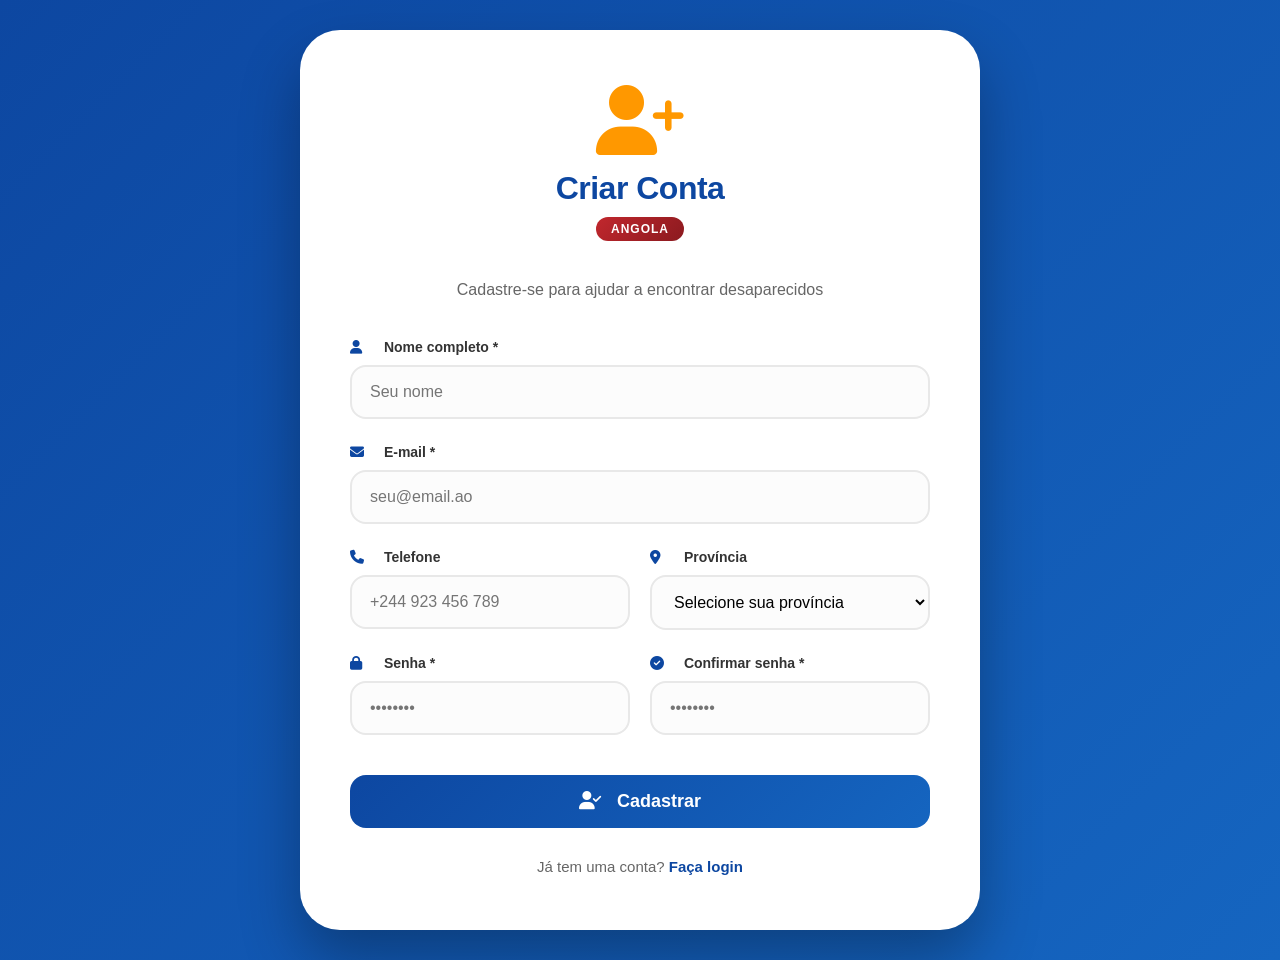
<file: Front End/cadastro.html>
<!DOCTYPE html>
<html lang="pt-ao">
<head>
    <meta charset="UTF-8">
    <meta name="viewport" content="width=device-width, initial-scale=1.0, user-scalable=yes">
    <title>BusqueDesaparecidos Angola - Cadastro</title>
    <link rel="stylesheet" href="https://cdnjs.cloudflare.com/ajax/libs/font-awesome/6.5.1/css/all.min.css">
    <link rel="stylesheet" href="index.css">
</head>
<body>
    <div class="cadastro-wrapper">
        <div class="cadastro-container">
            <div class="logo-area">
                <i class="fas fa-user-plus logo-icon"></i>
                <h1>Criar Conta</h1>
                <span class="angola-badge">ANGOLA</span>
            </div>
            <p class="subtitle">Cadastre-se para ajudar a encontrar desaparecidos</p>
            
            <form id="cadastroForm">
                <div class="input-group" id="nomeGroup">
                    <label><i class="fas fa-user"></i> Nome completo *</label>
                    <input type="text" id="nome" placeholder="Seu nome" autocomplete="off">
                    <div class="error-message"><i class="fas fa-exclamation-circle"></i> Digite seu nome completo</div>
                </div>
                
                <div class="input-group" id="emailGroupCad">
                    <label><i class="fas fa-envelope"></i> E-mail *</label>
                    <input type="email" id="email" placeholder="seu@email.ao" autocomplete="off">
                    <div class="error-message"><i class="fas fa-exclamation-circle"></i> Digite um e-mail válido</div>
                </div>
                
                <div class="row-inputs">
                    <div class="input-group" id="telefoneGroup">
                        <label><i class="fas fa-phone"></i> Telefone</label>
                        <input type="tel" id="telefone" placeholder="+244 923 456 789">
                        <div class="error-message"><i class="fas fa-exclamation-circle"></i> Digite um telefone válido</div>
                    </div>
                    
                    <div class="input-group" id="provinciaGroup">
                        <label><i class="fas fa-map-marker-alt"></i> Província</label>
                        <select id="provincia">
                            <option value="">Selecione sua província</option>
                            <option value="Luanda">Luanda</option>
                            <option value="Benguela">Benguela</option>
                            <option value="Huíla">Huíla</option>
                            <option value="Bié">Bié</option>
                            <option value="Moxico">Moxico</option>
                            <option value="Cuando Cubango">Cuando Cubango</option>
                            <option value="Zaire">Zaire</option>
                            <option value="Uíge">Uíge</option>
                            <option value="Cuanza Norte">Cuanza Norte</option>
                            <option value="Cuanza Sul">Cuanza Sul</option>
                            <option value="Namibe">Namibe</option>
                            <option value="Cabinda">Cabinda</option>
                            <option value="Lunda Norte">Lunda Norte</option>
                            <option value="Lunda Sul">Lunda Sul</option>
                            <option value="Malange">Malange</option>
                            <option value="Huambo">Huambo</option>
                            <option value="Bengo">Bengo</option>
                        </select>
                        <div class="error-message"><i class="fas fa-exclamation-circle"></i> Selecione uma província</div>
                    </div>
                </div>
                
                <div class="row-inputs">
                    <div class="input-group" id="senhaGroup">
                        <label><i class="fas fa-lock"></i> Senha *</label>
                        <input type="password" id="password" placeholder="••••••••">
                        <div class="error-message"><i class="fas fa-exclamation-circle"></i> A senha deve ter pelo menos 6 caracteres</div>
                    </div>
                    
                    <div class="input-group" id="confirmGroup">
                        <label><i class="fas fa-check-circle"></i> Confirmar senha *</label>
                        <input type="password" id="confirmPassword" placeholder="••••••••">
                        <div class="error-message"><i class="fas fa-exclamation-circle"></i> As senhas não coincidem</div>
                    </div>
                </div>
                
                <button type="submit" class="btn-login" id="cadastrarBtn">
                    <i class="fas fa-user-check"></i> Cadastrar
                </button>
            </form>
            
            <p class="register-link">
                Já tem uma conta? <a href="index.html">Faça login</a>
            </p>
        </div>
    </div>

    <!-- Toast de notificação -->
    <div class="toast-notification" id="toast">
        <i class="fas fa-info-circle"></i>
        <span id="toastMessage">Mensagem</span>
    </div>

    <script>
        const API_URL = 'http://localhost/projeto-desaparecidos/backend/';

        function showToast(message, type = 'error') {
            const toast = document.getElementById('toast');
            const toastMessage = document.getElementById('toastMessage');
            toastMessage.innerHTML = message;
            toast.className = 'toast-notification show ' + type;
            setTimeout(() => {
                toast.classList.remove('show');
            }, 4000);
        }

        function createRipple(event) {
            const button = event.currentTarget;
            const ripple = document.createElement('span');
            const rect = button.getBoundingClientRect();
            const size = Math.max(rect.width, rect.height);
            const x = event.clientX - rect.left - size / 2;
            const y = event.clientY - rect.top - size / 2;
            
            ripple.style.width = ripple.style.height = `${size}px`;
            ripple.style.left = `${x}px`;
            ripple.style.top = `${y}px`;
            ripple.classList.add('ripple');
            
            button.appendChild(ripple);
            setTimeout(() => ripple.remove(), 600);
        }

        // Validação Nome
        const nomeInput = document.getElementById('nome');
        const nomeGroup = document.getElementById('nomeGroup');
        
        nomeInput.addEventListener('input', function() {
            if (this.value.trim() === '') {
                nomeGroup.classList.add('error');
                nomeGroup.classList.remove('success');
            } else if (this.value.trim().split(' ').length < 2) {
                nomeGroup.classList.add('error');
                nomeGroup.classList.remove('success');
            } else {
                nomeGroup.classList.add('success');
                nomeGroup.classList.remove('error');
            }
        });

        // Validação Email
        const emailInput = document.getElementById('email');
        const emailGroup = document.getElementById('emailGroupCad');
        const emailRegex = /^[^\s@]+@[^\s@]+\.[^\s@]+$/;
        
        emailInput.addEventListener('input', function() {
            if (this.value === '') {
                emailGroup.classList.remove('error', 'success');
            } else if (!emailRegex.test(this.value)) {
                emailGroup.classList.add('error');
                emailGroup.classList.remove('success');
            } else {
                emailGroup.classList.add('success');
                emailGroup.classList.remove('error');
            }
        });

        // Validação Senha
        const senhaInput = document.getElementById('password');
        const senhaGroup = document.getElementById('senhaGroup');
        const confirmInput = document.getElementById('confirmPassword');
        const confirmGroup = document.getElementById('confirmGroup');
        
        senhaInput.addEventListener('input', function() {
            if (this.value === '') {
                senhaGroup.classList.remove('error', 'success');
            } else if (this.value.length < 6) {
                senhaGroup.classList.add('error');
                senhaGroup.classList.remove('success');
            } else {
                senhaGroup.classList.add('success');
                senhaGroup.classList.remove('error');
            }
            
            // Verificar se as senhas coincidem
            if (confirmInput.value !== '') {
                if (senhaInput.value === confirmInput.value && senhaInput.value.length >= 6) {
                    confirmGroup.classList.add('success');
                    confirmGroup.classList.remove('error');
                } else {
                    confirmGroup.classList.add('error');
                    confirmGroup.classList.remove('success');
                }
            }
        });
        
        confirmInput.addEventListener('input', function() {
            if (this.value === '') {
                confirmGroup.classList.remove('error', 'success');
            } else if (senhaInput.value !== this.value) {
                confirmGroup.classList.add('error');
                confirmGroup.classList.remove('success');
            } else if (senhaInput.value === this.value && senhaInput.value.length >= 6) {
                confirmGroup.classList.add('success');
                confirmGroup.classList.remove('error');
            }
        });

        // Submit do formulário
        const cadastroForm = document.getElementById('cadastroForm');
        const cadastrarBtn = document.getElementById('cadastrarBtn');

        cadastroForm.addEventListener('submit', async function(e) {
            e.preventDefault();
            
            const nome = nomeInput.value.trim();
            const email = emailInput.value.trim();
            const senha = senhaInput.value;
            const confirmar = confirmInput.value;
            const telefone = document.getElementById('telefone').value;
            const provincia = document.getElementById('provincia').value;
            
            let isValid = true;
            
            // Validar nome
            if (!nome || nome.split(' ').length < 2) {
                nomeGroup.classList.add('error');
                isValid = false;
            }
            
            // Validar email
            if (!email || !emailRegex.test(email)) {
                emailGroup.classList.add('error');
                isValid = false;
            }
            
            // Validar senha
            if (!senha || senha.length < 6) {
                senhaGroup.classList.add('error');
                isValid = false;
            }
            
            // Validar confirmação
            if (senha !== confirmar) {
                confirmGroup.classList.add('error');
                isValid = false;
            }
            
            if (!isValid) {
                showToast('Por favor, corrija os erros no formulário', 'error');
                return;
            }
            
            // Mostrar loading
            cadastrarBtn.classList.add('loading');
            const originalText = cadastrarBtn.innerHTML;
            cadastrarBtn.innerHTML = '<i class="fas fa-spinner fa-spin"></i> Cadastrando...';
            cadastrarBtn.disabled = true;
            
            const dados = { nome, email, senha, telefone, provincia };
            
            try {
                const response = await fetch(API_URL + 'cadastrar.php', {
                    method: 'POST',
                    headers: { 'Content-Type': 'application/json' },
                    body: JSON.stringify(dados)
                });
                
                const data = await response.json();
                
                if (data.success) {
                    showToast('Cadastro realizado com sucesso! Redirecionando para o login...', 'success');
                    setTimeout(() => {
                        window.location.href = 'index.html';
                    }, 2000);
                } else {
                    showToast(data.erro || 'Erro ao cadastrar', 'error');
                    cadastrarBtn.classList.remove('loading');
                    cadastrarBtn.innerHTML = originalText;
                    cadastrarBtn.disabled = false;
                }
            } catch (error) {
                console.error('Erro:', error);
                showToast('Erro de conexão com o servidor', 'error');
                cadastrarBtn.classList.remove('loading');
                cadastrarBtn.innerHTML = originalText;
                cadastrarBtn.disabled = false;
            }
        });

        cadastrarBtn.addEventListener('click', createRipple);
    </script>
</body>
</html>
</file>
<file: Front End/index.css>
* {
    margin: 0;
    padding: 0;
    box-sizing: border-box;
    font-family: 'Segoe UI', Tahoma, Geneva, Verdana, sans-serif;
}

body {
    background: linear-gradient(135deg, #0d47a1 0%, #1565c0 100%);
    min-height: 100vh;
    display: flex;
    align-items: center;
    justify-content: center;
    padding: 30px;
}

/* Container Principal do Login */
.login-wrapper {
    width: 100%;
    max-width: 1300px;
    margin: 0 auto;
}

.login-container {
    display: flex;
    background: white;
    border-radius: 40px;
    overflow: hidden;
    box-shadow: 0 30px 60px rgba(0,0,0,0.3);
    animation: fadeInUp 0.6s ease;
    flex-wrap: wrap;
}

/* Lado do Formulário - MAIS ESPAÇADO */
.login-form-side {
    flex: 1.2;
    min-width: 400px;
    padding: 60px 55px;
}

/* Lado das Imagens */
.login-images-side {
    flex: 1;
    min-width: 380px;
    background: linear-gradient(135deg, #0d2b1e, #1a5f3a);
    padding: 50px 35px;
    display: flex;
    flex-direction: column;
    justify-content: center;
    gap: 30px;
}

@keyframes fadeInUp {
    from {
        opacity: 0;
        transform: translateY(40px);
    }
    to {
        opacity: 1;
        transform: translateY(0);
    }
}

/* Logo e Título */
.logo-area {
    text-align: center;
    margin-bottom: 40px;
}

.logo-icon {
    font-size: 70px;
    color: #ff9800;
    display: block;
    margin-bottom: 15px;
    animation: pulse 2s infinite;
}

@keyframes pulse {
    0%, 100% { transform: scale(1); }
    50% { transform: scale(1.05); }
}

.logo-area h1 {
    color: #0d47a1;
    font-size: 32px;
    margin-bottom: 10px;
    letter-spacing: -0.5px;
}

.angola-badge {
    display: inline-block;
    background: linear-gradient(135deg, #c1272d, #8b1a1f);
    color: white;
    padding: 5px 15px;
    border-radius: 30px;
    font-size: 12px;
    font-weight: bold;
    letter-spacing: 1px;
}

.subtitle {
    text-align: center;
    color: #666;
    margin-bottom: 40px;
    font-size: 16px;
}

/* Input Groups - MAIS ESPAÇADOS */
.input-group {
    margin-bottom: 25px;
}

.input-group label {
    display: block;
    margin-bottom: 10px;
    color: #333;
    font-weight: 600;
    font-size: 14px;
}

.input-group label i {
    color: #0d47a1;
    width: 22px;
    margin-right: 8px;
}

.input-group input,
.input-group select {
    width: 100%;
    padding: 16px 18px;
    border: 2px solid #e8e8e8;
    border-radius: 16px;
    font-size: 16px;
    transition: all 0.3s;
    background: #fcfcfc;
}

.input-group input:focus,
.input-group select:focus {
    outline: none;
    border-color: #0d47a1;
    background: white;
    box-shadow: 0 0 0 4px rgba(13,71,161,0.1);
    transform: translateY(-2px);
}

/* Campo com erro */
.input-group.error input {
    border-color: #e53935;
    background: #fff5f5;
}

.input-group.error label {
    color: #e53935;
}

.error-message {
    color: #e53935;
    font-size: 12px;
    margin-top: 8px;
    display: none;
}

.input-group.error .error-message {
    display: block;
}

/* Campo com sucesso */
.input-group.success input {
    border-color: #4caf50;
    background: #f5fff5;
}

/* Botão com animação */
.btn-login {
    width: 100%;
    padding: 16px;
    background: linear-gradient(135deg, #0d47a1, #1565c0);
    color: white;
    border: none;
    border-radius: 16px;
    font-size: 18px;
    font-weight: bold;
    cursor: pointer;
    transition: all 0.3s;
    margin-top: 15px;
    position: relative;
    overflow: hidden;
}

.btn-login i {
    margin-right: 10px;
}

.btn-login:hover {
    transform: translateY(-3px);
    box-shadow: 0 10px 25px rgba(13,71,161,0.4);
}

.btn-login:active {
    transform: translateY(0);
}

/* Efeito ripple do botão */
.btn-login .ripple {
    position: absolute;
    border-radius: 50%;
    background: rgba(255,255,255,0.4);
    transform: scale(0);
    animation: ripple 0.6s linear;
    pointer-events: none;
}

@keyframes ripple {
    to {
        transform: scale(4);
        opacity: 0;
    }
}

/* Link de Cadastro */
.register-link {
    text-align: center;
    margin-top: 30px;
    color: #666;
    font-size: 15px;
}

.register-link a {
    color: #0d47a1;
    text-decoration: none;
    font-weight: bold;
    transition: all 0.2s;
}

.register-link a:hover {
    text-decoration: underline;
    color: #ff9800;
}

/* ========== CARDS DE IMAGENS (HIGHLIGHT) ========== */
.image-card {
    background: rgba(255,255,255,0.12);
    backdrop-filter: blur(12px);
    border-radius: 24px;
    padding: 22px;
    text-align: center;
    transition: all 0.3s;
    cursor: pointer;
    border: 1px solid rgba(255,255,255,0.2);
}

.image-card:hover {
    transform: translateY(-8px);
    background: rgba(255,255,255,0.2);
    border-color: rgba(255,255,255,0.4);
}

.image-card-img {
    width: 100%;
    height: 170px;
    object-fit: cover;
    border-radius: 18px;
    margin-bottom: 18px;
}

.image-card-title {
    color: white;
    font-size: 18px;
    font-weight: bold;
    margin-bottom: 10px;
}

.image-card-desc {
    color: rgba(255,255,255,0.85);
    font-size: 13px;
    line-height: 1.5;
}

.image-badge {
    display: inline-block;
    background: #ff9800;
    color: #1a1a1a;
    font-size: 12px;
    padding: 5px 14px;
    border-radius: 30px;
    margin-top: 12px;
    font-weight: bold;
}

/* ========== CADASTRO (Centralizado e Mais Espaçado) ========== */
.cadastro-wrapper {
    width: 100%;
    max-width: 680px;
    margin: 0 auto;
}

.cadastro-container {
    background: white;
    border-radius: 40px;
    padding: 55px 50px;
    box-shadow: 0 30px 60px rgba(0,0,0,0.3);
    animation: fadeInUp 0.6s ease;
}

/* Linha de dois campos */
.row-inputs {
    display: flex;
    gap: 20px;
    flex-wrap: wrap;
}

.row-inputs .input-group {
    flex: 1;
    min-width: 160px;
}

/* Loading spinner */
.loading-spinner {
    display: inline-block;
    width: 20px;
    height: 20px;
    border: 3px solid rgba(255,255,255,0.3);
    border-radius: 50%;
    border-top-color: white;
    animation: spin 0.8s linear infinite;
    margin-left: 10px;
}

@keyframes spin {
    to { transform: rotate(360deg); }
}

.btn-login.loading {
    opacity: 0.7;
    cursor: wait;
}

/* Toast de notificação */
.toast-notification {
    position: fixed;
    bottom: 30px;
    right: 30px;
    background: #0d47a1;
    color: white;
    padding: 14px 24px;
    border-radius: 50px;
    z-index: 1000;
    display: none;
    align-items: center;
    gap: 12px;
    animation: slideInRight 0.3s;
    box-shadow: 0 5px 15px rgba(0,0,0,0.2);
}

.toast-notification.show {
    display: flex;
}

.toast-notification.error {
    background: #e53935;
}

.toast-notification.success {
    background: #4caf50;
}

@keyframes slideInRight {
    from {
        opacity: 0;
        transform: translateX(100px);
    }
    to {
        opacity: 1;
        transform: translateX(0);
    }
}

/* ========== RESPONSIVIDADE AVANÇADA ========== */
/* Telas grandes (Desktop) */
@media (min-width: 1400px) {
    .login-form-side {
        padding: 80px 70px;
    }
    
    .login-images-side {
        padding: 60px 45px;
    }
    
    .image-card-img {
        height: 200px;
    }
}

/* Telas médias (Tablet) */
@media (max-width: 1024px) {
    .login-form-side {
        padding: 45px 40px;
        min-width: 350px;
    }
    
    .login-images-side {
        min-width: 320px;
        padding: 40px 25px;
    }
    
    .image-card-img {
        height: 140px;
    }
    
    .logo-icon {
        font-size: 55px;
    }
    
    .logo-area h1 {
        font-size: 28px;
    }
}

/* Telas pequenas (Mobile) */
@media (max-width: 850px) {
    body {
        padding: 20px;
    }
    
    .login-container {
        flex-direction: column;
    }
    
    .login-form-side {
        min-width: auto;
        padding: 40px 30px;
    }
    
    .login-images-side {
        display: none;
    }
    
    .cadastro-container {
        padding: 40px 30px;
    }
    
    .input-group input,
    .input-group select {
        padding: 14px 16px;
        font-size: 15px;
    }
    
    .btn-login {
        padding: 14px;
        font-size: 16px;
    }
    
    .row-inputs {
        flex-direction: column;
        gap: 0;
    }
}

/* Mobile muito pequeno */
@media (max-width: 480px) {
    .login-form-side {
        padding: 30px 20px;
    }
    
    .logo-icon {
        font-size: 45px;
    }
    
    .logo-area h1 {
        font-size: 24px;
    }
    
    .subtitle {
        font-size: 14px;
        margin-bottom: 30px;
    }
    
    .input-group {
        margin-bottom: 20px;
    }
    
    .input-group input,
    .input-group select {
        padding: 12px 14px;
    }
    
    .cadastro-container {
        padding: 30px 20px;
    }
    
    .toast-notification {
        left: 20px;
        right: 20px;
        bottom: 20px;
        text-align: center;
        justify-content: center;
    }
}

/* Modo paisagem em mobile */
@media (max-width: 850px) and (orientation: landscape) {
    .login-images-side {
        display: none;
    }
    
    .login-form-side {
        padding: 25px 30px;
    }
    
    body {
        padding: 15px;
    }
}
</file>
